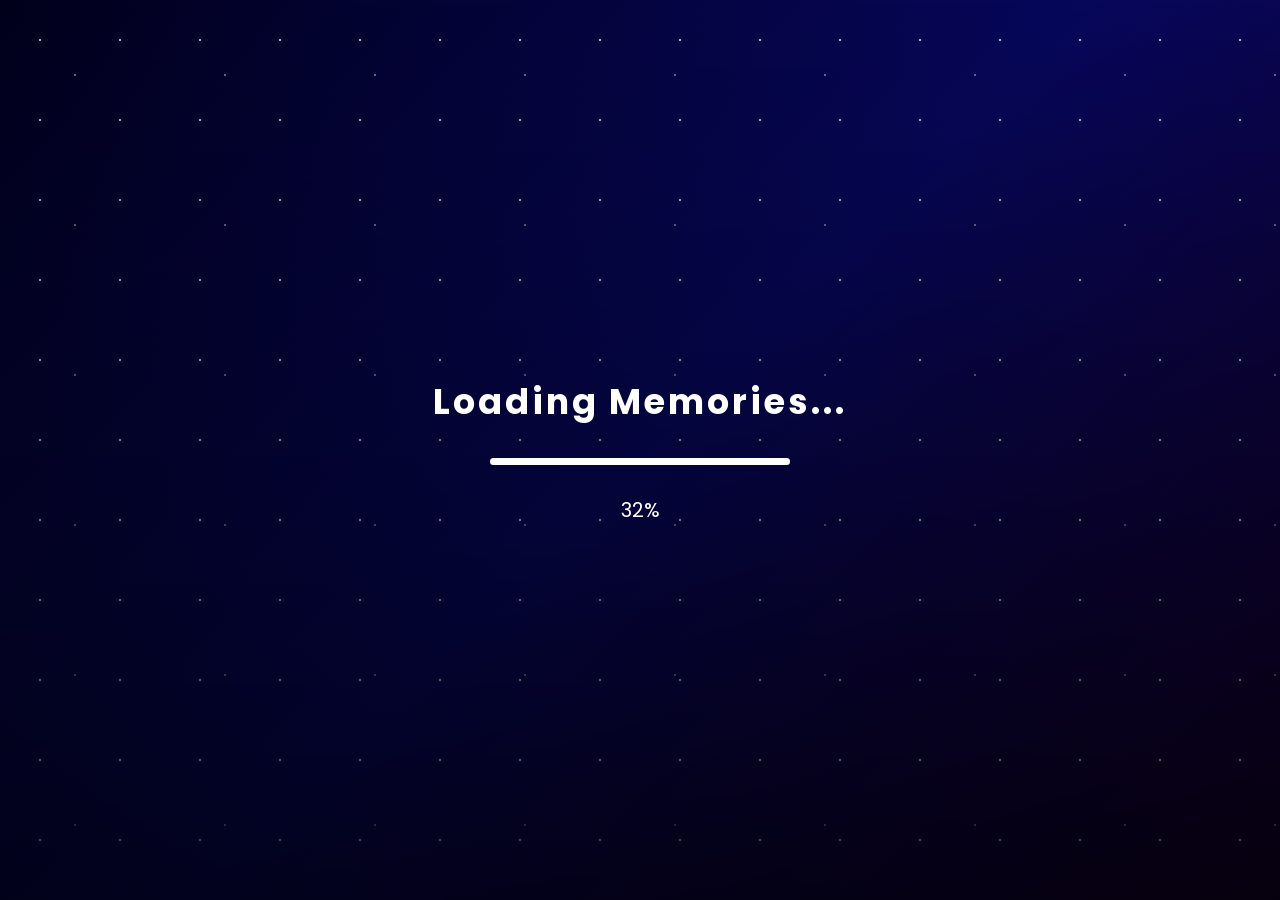
<file: index.html>
<!DOCTYPE html>
<html lang="en">

<head>

<meta charset="UTF-8">
<meta name="viewport" content="width=device-width, initial-scale=1.0">

<title>Our Friendship Story ❤️</title>

<link rel="stylesheet" href="style.css">

<link href="https://fonts.googleapis.com/css2?family=Poppins:wght@300;400;600;700&display=swap" rel="stylesheet">

</head>


<body>


<!-- Background -->

<div class="stars"></div>
<div class="stars2"></div>
<div class="overlay"></div>



<!-- Music -->

<audio id="music" loop>

<source src="music.mp3" type="audio/mp3">

</audio>



<!-- Loading Screen -->

<div id="loading">


<h2>
Loading Memories...
</h2>


<div class="loader">

<div class="line"></div>

</div>


<p id="percent">
0%
</p>


</div>




<!-- Main Story -->


<section id="home" class="hidden">


<div class="intro-card">


<h1 class="title">

Happy Friendship Day ❤️

</h1>



<h2 class="subtitle">

From Standard 6...

<br>

To Third Year...

<br><br>


Three people.

Three personalities.

One unforgettable journey.


</h2>




<p class="intro-text">


A story of laughter,

memories,

dreams,

and a friendship that stayed strong through every chapter.


</p>



<button id="startBtn">

Begin Our Journey →

</button>



</div>


</section>




<script src="script.js"></script>


</body>

</html>
</file>
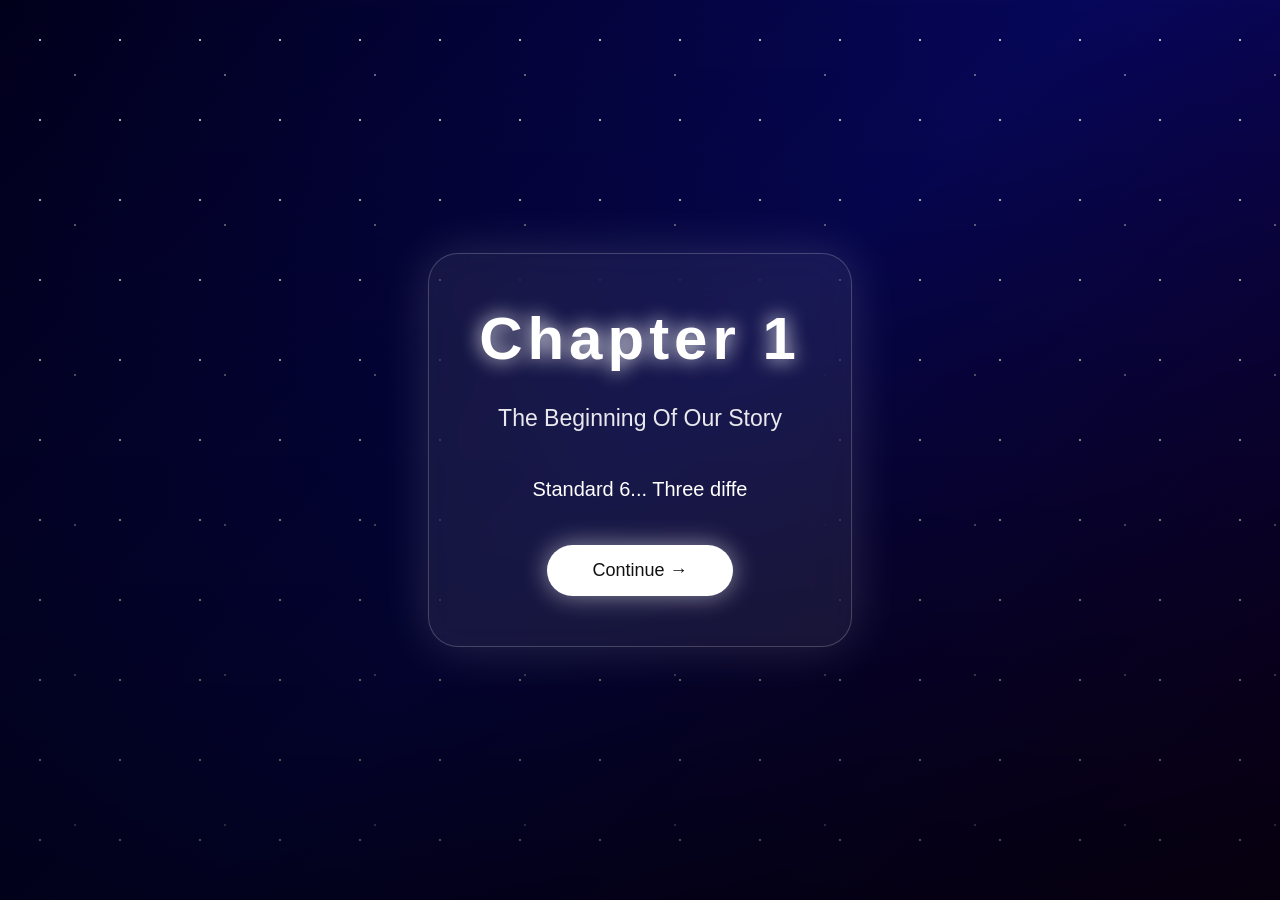
<file: chapter1.html>
<!DOCTYPE html>
<html lang="en">

<head>

<meta charset="UTF-8">
<meta name="viewport" content="width=device-width, initial-scale=1.0">

<title>Chapter 1 - The Beginning</title>

<link rel="stylesheet" href="style.css">

</head>


<body>
    <iframe src="music.html" style="display:none;"></iframe>


<div class="stars"></div>
<div class="stars2"></div>
<div class="overlay"></div>



<!-- Music -->

<audio id="music" loop>

<source src="music.mp3" type="audio/mp3">

</audio>



<div class="container">


<h1 class="title">

Chapter 1

</h1>



<h2 class="subtitle">

The Beginning Of Our Story

</h2>




<p class="story" id="text"></p>



<br><br>



<a href="chapter2.html">

<button>

Continue →

</button>

</a>



</div>





<script>


// Story Text

const story = `

Standard 6...

Three different people.

Three different personalities.

One classroom.

We never knew that a simple meeting would become a friendship filled with laughter, memories, and countless unforgettable moments.

From small conversations to endless memories...

That was the beginning of our trio.

`;




// Typewriter


let index = 0;

const textBox = document.getElementById("text");



function typing(){


if(index < story.length){


textBox.innerHTML += story.charAt(index);


index++;


setTimeout(typing,40);


}


}



typing();





// Continue Music


let music = document.getElementById("music");


let savedTime =
localStorage.getItem("musicTime");



if(savedTime){

music.currentTime =
savedTime;

}




music.volume = 0.4;



music.play().catch(()=>{

console.log("Music waiting for user");

});




setInterval(()=>{


localStorage.setItem(

"musicTime",

music.currentTime

);


},1000);



</script>



</body>

</html>
</file>
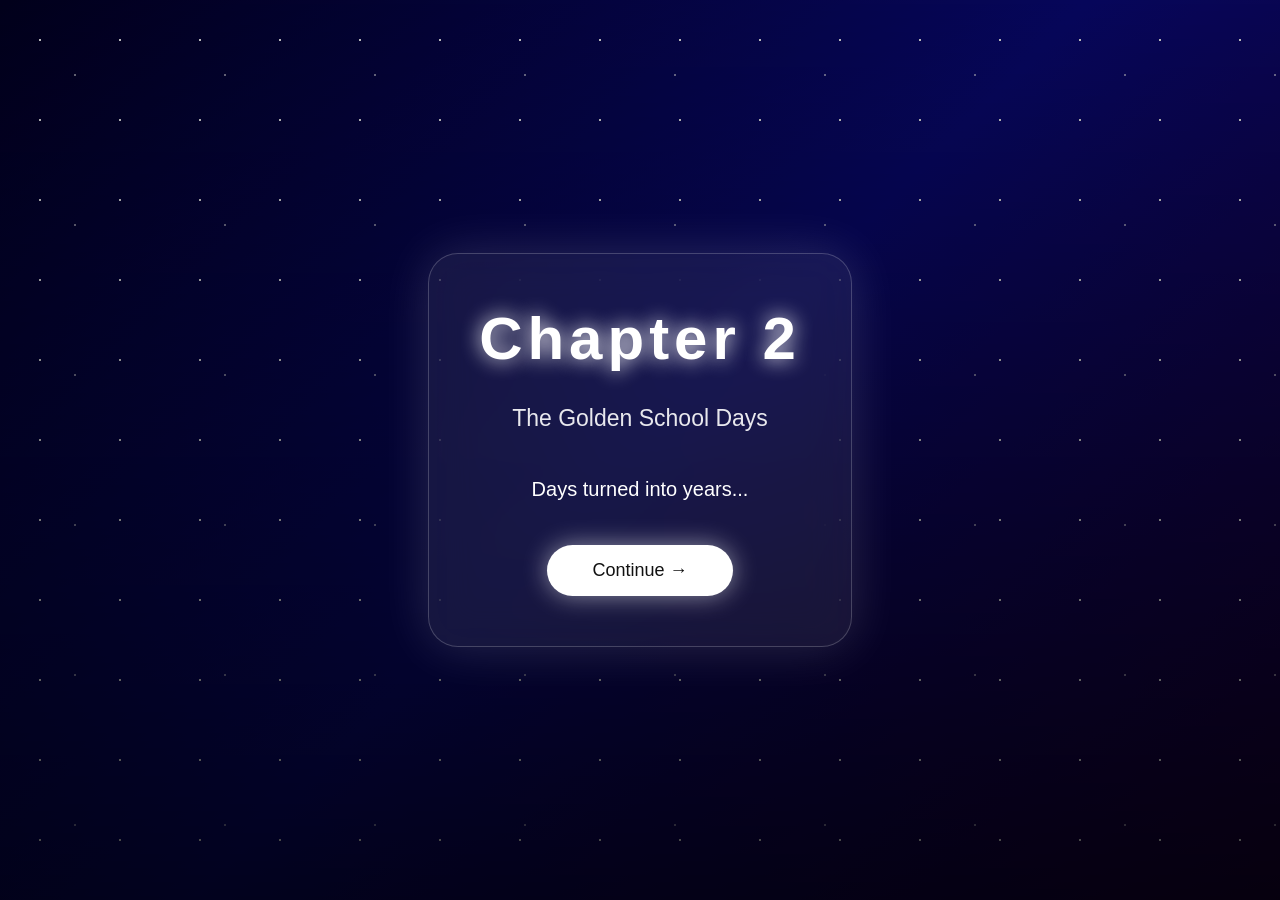
<file: chapter2.html>
<!DOCTYPE html>
<html lang="en">

<head>

<meta charset="UTF-8">
<meta name="viewport" content="width=device-width, initial-scale=1.0">

<title>Chapter 2 - School Memories</title>

<link rel="stylesheet" href="style.css">

</head>


<body>
    <iframe src="music.html" style="display:none;"></iframe>


<div class="stars"></div>
<div class="stars2"></div>
<div class="overlay"></div>



<audio id="music" loop>

<source src="music.mp3" type="audio/mp3">

</audio>



<div class="container">


<h1 class="title">

Chapter 2

</h1>



<h2 class="subtitle">

The Golden School Days

</h2>




<p class="story" id="text"></p>



<br><br>



<a href="chapter3.html">

<button>

Continue →

</button>

</a>



</div>





<script>


const story = `

Days turned into years...

Three seats.

Three smiles.

Three different minds.

From sharing lunch boxes,

laughing during classes,

fighting over silly things,

and creating memories that only we understand.

Those small moments became the biggest memories of our lives.

Every laugh, every secret, every silly fight...

Slowly created a bond that made our trio special.

`;



let index = 0;

let textBox = document.getElementById("text");



function typing(){


if(index < story.length){


textBox.innerHTML += story.charAt(index);


index++;


setTimeout(typing,40);


}


}


typing();





// Continue Music


let music = document.getElementById("music");


let savedTime =
localStorage.getItem("musicTime");



if(savedTime){

music.currentTime =
parseFloat(savedTime);

}



music.volume = 0.4;



music.play().catch(()=>{

console.log("Click required for music");

});




setInterval(()=>{


localStorage.setItem(

"musicTime",

music.currentTime

);


},1000);



</script>


</body>

</html>
</file>
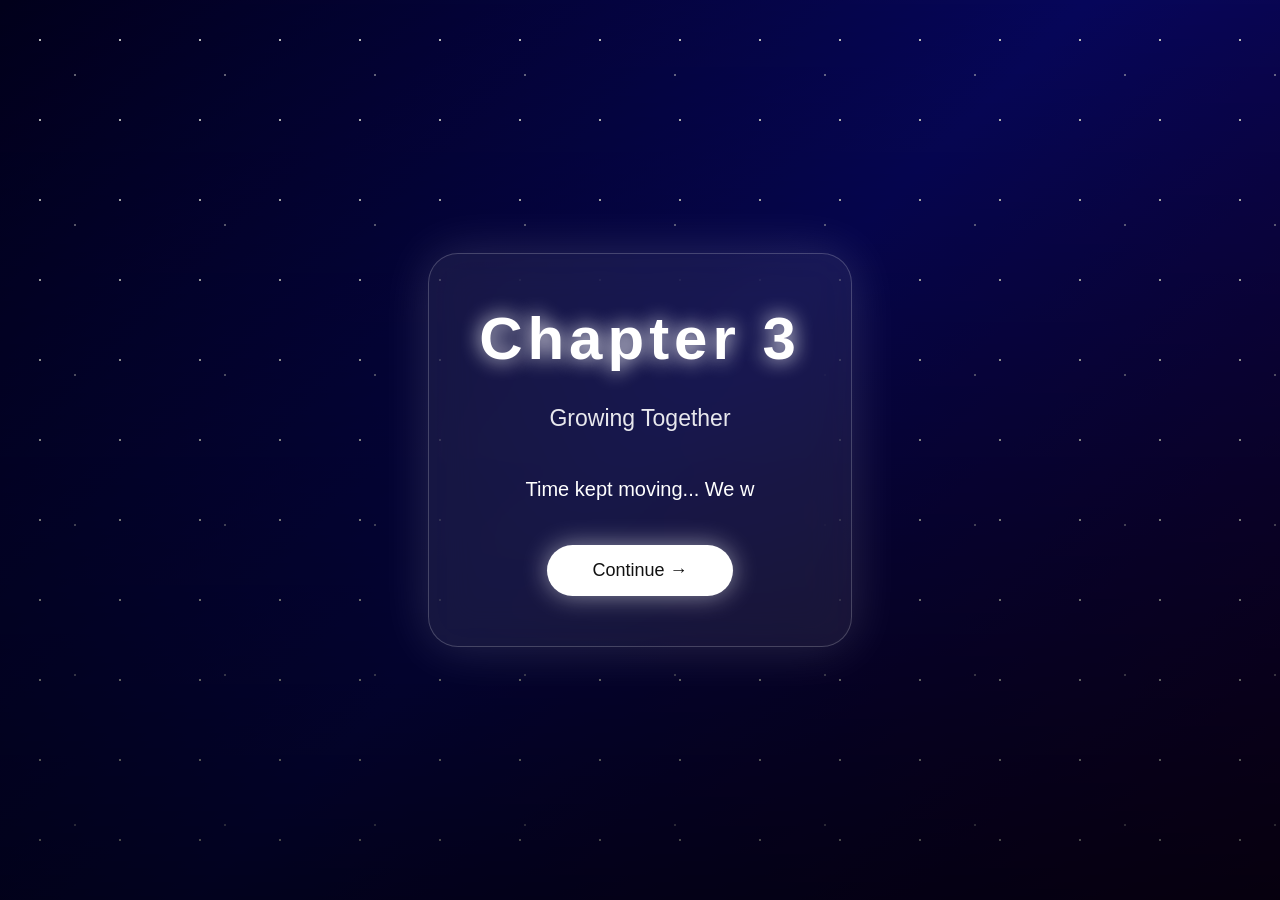
<file: chapter3.html>
<!DOCTYPE html>
<html lang="en">

<head>

<meta charset="UTF-8">
<meta name="viewport" content="width=device-width, initial-scale=1.0">

<title>Chapter 3 - Growing Together</title>

<link rel="stylesheet" href="style.css">

</head>


<body>
    <iframe src="music.html" style="display:none;"></iframe>


<div class="stars"></div>
<div class="stars2"></div>
<div class="overlay"></div>



<audio id="music" loop>

<source src="music.mp3" type="audio/mp3">

</audio>




<div class="container">


<h1 class="title">

Chapter 3

</h1>



<h2 class="subtitle">

Growing Together

</h2>




<p class="story" id="text"></p>



<br><br>



<a href="chapter4.html">

<button>

Continue →

</button>

</a>



</div>






<script>


const story = `

Time kept moving...

We were no longer the same kids

who met in Standard 6.

We started discovering ourselves.

Our dreams.

Our goals.

Our future.

Three different journeys...

Three different personalities...

But one strong bond.

We celebrated each other's victories,

stood together during difficult times,

and learned that true friendship

is not about being together every day...

It is about knowing

someone will always be there.

`;



let index = 0;

let textBox = document.getElementById("text");



function typing(){


if(index < story.length){


textBox.innerHTML += story.charAt(index);


index++;


setTimeout(typing,40);


}


}



typing();






// Music Continue


let music = document.getElementById("music");


let savedTime =
localStorage.getItem("musicTime");



if(savedTime){

music.currentTime =
parseFloat(savedTime);

}



music.volume = 0.4;



music.play().catch(()=>{

console.log("Music waiting for permission");

});





setInterval(()=>{


localStorage.setItem(

"musicTime",

music.currentTime

);


},1000);



</script>


</body>

</html>
</file>
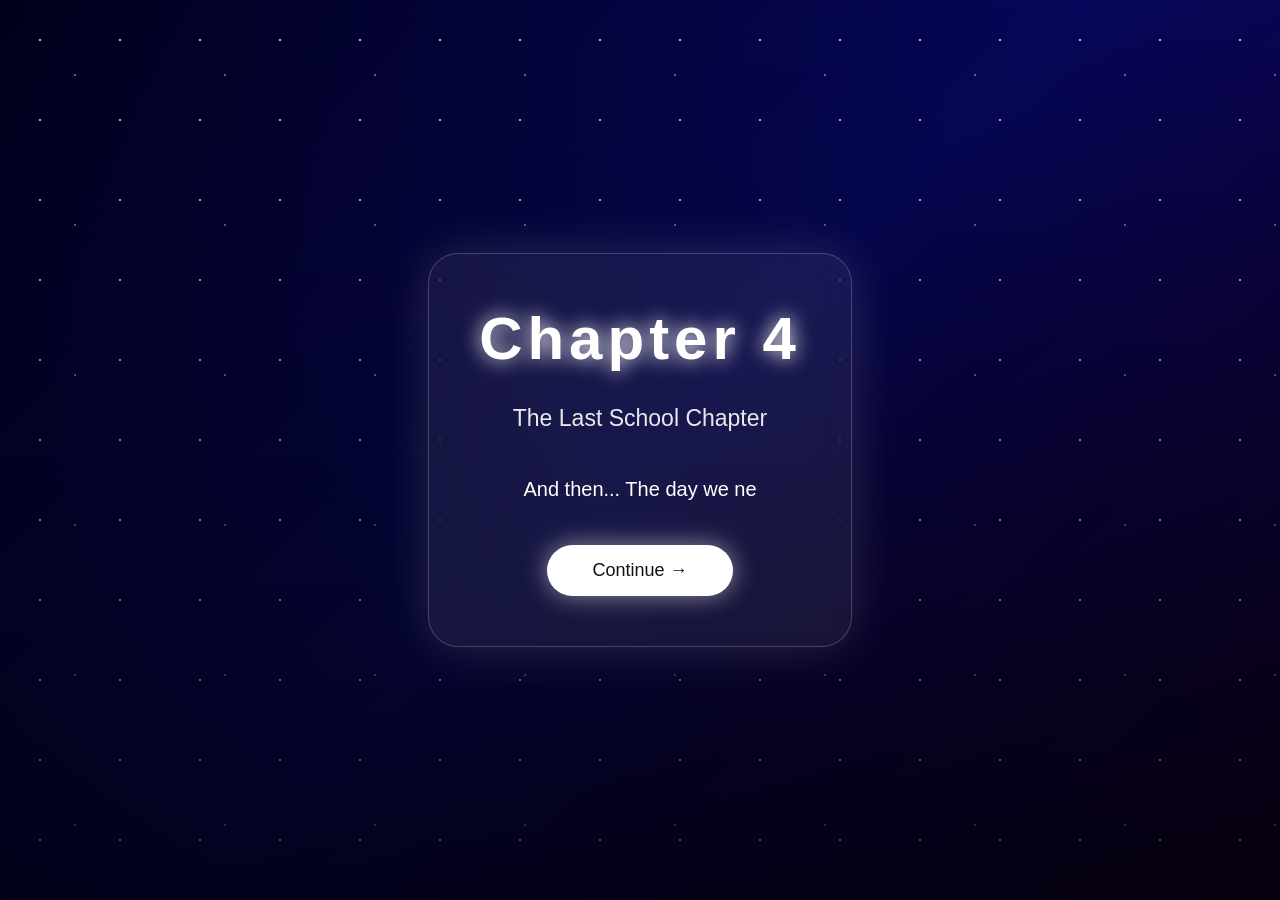
<file: chapter4.html>
<!DOCTYPE html>
<html lang="en">

<head>

<meta charset="UTF-8">
<meta name="viewport" content="width=device-width, initial-scale=1.0">

<title>Chapter 4 - The Farewell</title>

<link rel="stylesheet" href="style.css">

</head>


<body>
    <iframe src="music.html" style="display:none;"></iframe>


<div class="stars"></div>
<div class="stars2"></div>
<div class="overlay"></div>



<audio id="music" loop>

<source src="music.mp3" type="audio/mp3">

</audio>




<div class="container">


<h1 class="title">

Chapter 4

</h1>



<h2 class="subtitle">

The Last School Chapter

</h2>




<p class="story" id="text"></p>



<br><br>



<a href="chapter5.html">

<button>

Continue →

</button>

</a>



</div>






<script>


const story = `

And then...

The day we never wanted arrived.

The last classroom.

The last school bell.

The last walk through those corridors.

We knew life was changing.

New places.

New people.

New dreams.

Maybe we would not sit together

every day anymore...

But the memories we created

would always stay with us.

Because some friendships

don't end with a goodbye...

They begin a new chapter.

`;



let index = 0;

let textBox = document.getElementById("text");



function typing(){


if(index < story.length){


textBox.innerHTML += story.charAt(index);


index++;


setTimeout(typing,40);


}


}



typing();






// Music Continue


let music = document.getElementById("music");


let savedTime =
localStorage.getItem("musicTime");



if(savedTime){

music.currentTime =
parseFloat(savedTime);

}



music.volume = 0.4;



music.play().catch(()=>{

console.log("Music waiting for permission");

});





setInterval(()=>{


localStorage.setItem(

"musicTime",

music.currentTime

);


},1000);



</script>


</body>

</html>
</file>
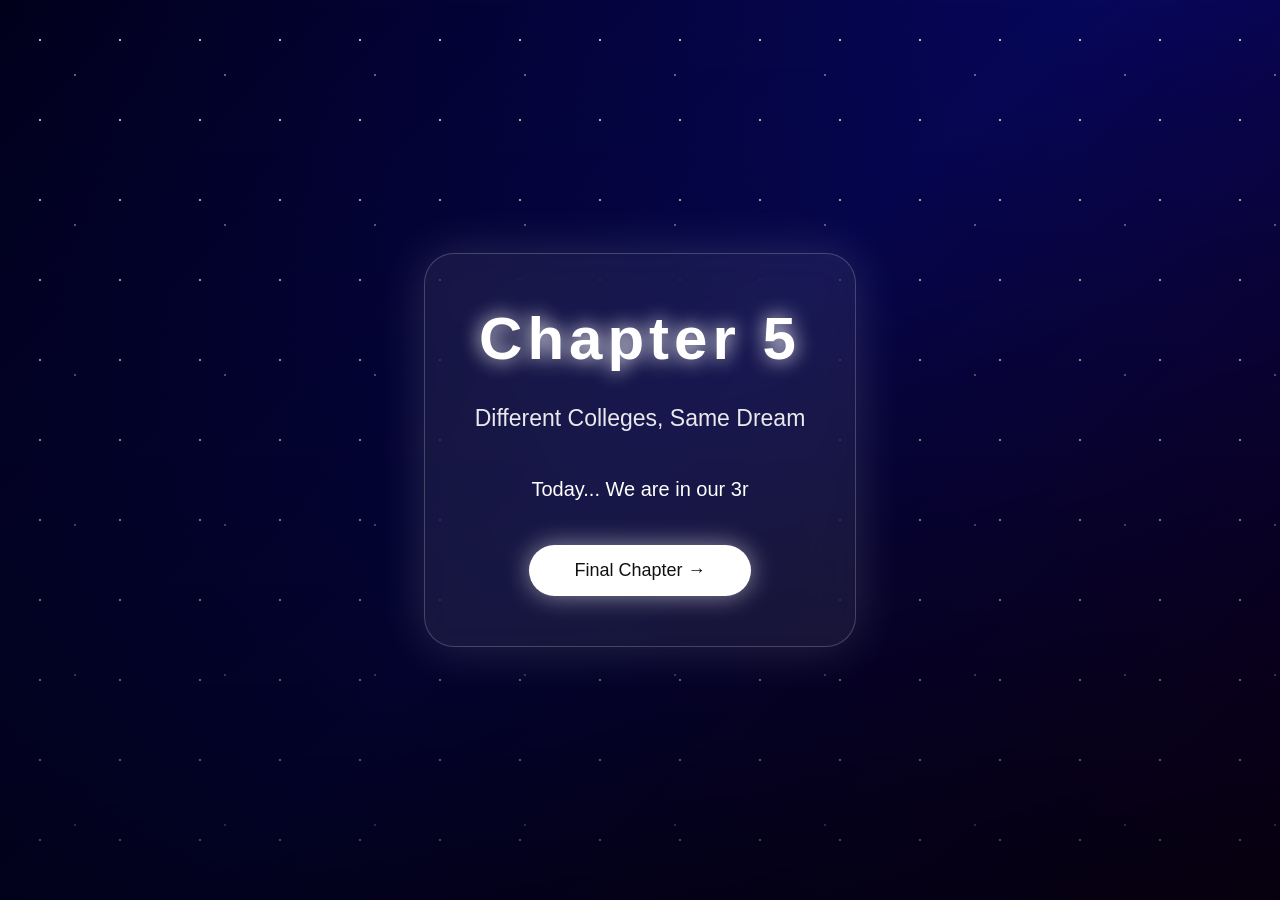
<file: chapter5.html>
<!DOCTYPE html>
<html lang="en">

<head>

<meta charset="UTF-8">
<meta name="viewport" content="width=device-width, initial-scale=1.0">

<title>Chapter 5 - Different Paths</title>

<link rel="stylesheet" href="style.css">

</head>


<body>
    <iframe src="music.html" style="display:none;"></iframe>


<div class="stars"></div>
<div class="stars2"></div>
<div class="overlay"></div>



<audio id="music" loop>

<source src="music.mp3" type="audio/mp3">

</audio>




<div class="container">


<h1 class="title">

Chapter 5

</h1>



<h2 class="subtitle">

Different Colleges, Same Dream

</h2>




<p class="story" id="text"></p>



<br><br>



<a href="chapter6.html">

<button>

Final Chapter →

</button>

</a>



</div>






<script>


const story = `

Today...

We are in our 3rd year.

Three friends.

Three different colleges.

Different classrooms.

Different schedules.

Different challenges.

But still connected by

the same memories

and the same friendship.

We are following our dreams,

building our careers,

and creating our own stories.

The journey changed...

but our trio never did.

Because real friendships

don't need daily meetings.

They only need a special place

in the heart.

`;



let index = 0;

let textBox = document.getElementById("text");



function typing(){


if(index < story.length){


textBox.innerHTML += story.charAt(index);


index++;


setTimeout(typing,40);


}


}



typing();






// Music Continue


let music = document.getElementById("music");


let savedTime =
localStorage.getItem("musicTime");



if(savedTime){

music.currentTime =
parseFloat(savedTime);

}



music.volume = 0.4;



music.play().catch(()=>{

console.log("Music waiting for permission");

});





setInterval(()=>{


localStorage.setItem(

"musicTime",

music.currentTime

);


},1000);



</script>


</body>

</html>
</file>
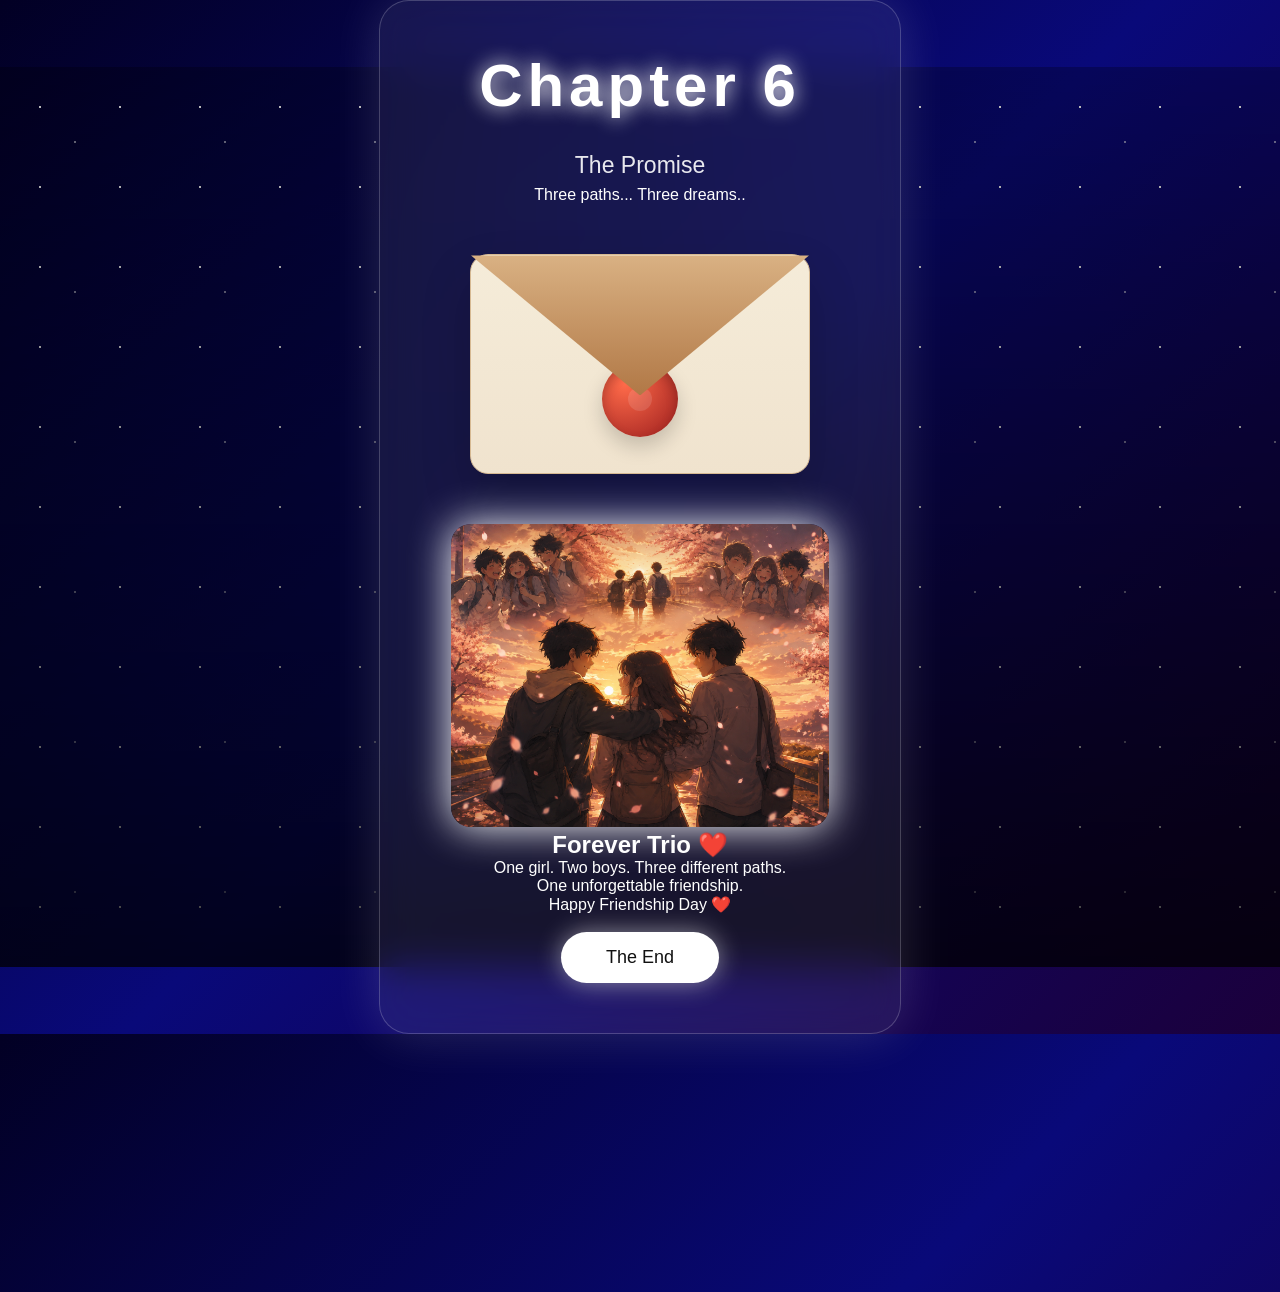
<file: chapter6.html>
<!DOCTYPE html>
<html lang="en">

<head>

<meta charset="UTF-8">
<meta name="viewport" content="width=device-width, initial-scale=1.0">

<title>Chapter 6 - Forever Friends</title>

<link rel="stylesheet" href="style.css">

</head>


<body>
    <iframe src="music.html" style="display:none;"></iframe>

<div class="stars"></div>
<div class="stars2"></div>
<div class="overlay"></div>



<!-- Sakura -->

<div class="sakura" style="left:10%;animation-duration:8s;">🌸</div>
<div class="sakura" style="left:25%;animation-duration:10s;">🌸</div>
<div class="sakura" style="left:45%;animation-duration:7s;">🌸</div>
<div class="sakura" style="left:65%;animation-duration:11s;">🌸</div>
<div class="sakura" style="left:85%;animation-duration:9s;">🌸</div>




<audio id="music" loop>

<source src="music.mp3" type="audio/mp3">

</audio>




<div class="container">


<h1 class="title">

Chapter 6

</h1>



<h2 class="subtitle">

The Promise

</h2>




<p class="final-text" id="text"></p>




<!-- Vintage Letter -->

<div class="envelope" onclick="openLetter()">
  <div class="flap"></div>
  <div class="seal"></div>
  <div class="letter">
    <h2>Dear Govind & Harsh ❤️</h2>
    <p>
      From Standard 6 to Third Year...<br><br>
      Who knew three different people would create a bond full of laughter, memories and endless moments.<br><br>
      Thank you for every crazy moment, every fight, every laugh, and every memory.<br><br>
      No matter where life takes us, our trio will always remain special.<br><br>
      Forever Friends 🌸
    </p>
  </div>
</div>





<!-- Anime Ending Image -->


<div class="anime-friends">


<img src="friends-anime.png" alt="Forever Trio">


<h2>
Forever Trio ❤️
</h2>


<p>

One girl.

Two boys.

Three different paths.

<br>

One unforgettable friendship.

</p>


</div>





<div class="end-title">

Happy Friendship Day ❤️

</div>



<br>


<button onclick="finish()">

The End

</button>



</div>







<script>


// Final Story


const story = `

Three paths...

Three dreams...

One friendship.

Like characters walking through different journeys,

we are creating our own stories.

Life may take us to different places.

New challenges.

New experiences.

But the memories we created together

will always remain our strongest bond.

From Standard 6...

to Third Year...

This is not the end.

This is just another chapter

of our forever story.

`;



let index = 0;

let textBox =
document.getElementById("text");



function typing(){


if(index < story.length){


textBox.innerHTML += story.charAt(index);


index++;


setTimeout(typing,40);


}


}


typing();





// Open Letter


function openLetter(){


document
.querySelector(".envelope")
.classList.add("open");


}






// Music Restore


let music =
document.getElementById("music");


let savedTime =
localStorage.getItem("musicTime");



if(savedTime){

music.currentTime =
parseFloat(savedTime);

}



music.volume = 0.4;



music.play().catch(()=>{

console.log("Music waiting");

});





// Ending


function finish(){


music.volume = 0.2;


setTimeout(()=>{

music.pause();


},3000);



document.body.style.transition="2s";

document.body.style.opacity="0";



setTimeout(()=>{


alert(
"From Standard 6 to Third Year ❤️\n\nForever Trio"
);



},2000);


}



</script>



</body>

</html>
</file>
<file: style.css>
*{
    margin:0;
    padding:0;
    box-sizing:border-box;
    font-family:'Poppins',sans-serif;
}


body{

    min-height:100vh;
    overflow-x:hidden;

    background:
    linear-gradient(135deg,#020024,#090979,#1b003b);

    color:white;

    display:flex;
    justify-content:center;
    align-items:center;

    transition:1.5s;

}



/* Galaxy Background */


.stars,
.stars2{

    position:fixed;
    width:100%;
    height:100%;
    background-repeat:repeat;
    z-index:-3;

}



.stars{

background-image:
radial-gradient(white 1px,transparent 1px);

background-size:80px 80px;

animation:
moveStars 50s linear infinite;

}



.stars2{

background-image:
radial-gradient(#ffffff88 1px,transparent 1px);

background-size:150px 150px;

animation:
moveStars 90s linear infinite;

}



@keyframes moveStars{

from{

transform:translateY(0);

}

to{

transform:translateY(-500px);

}

}




.overlay{

position:fixed;

height:100%;
width:100%;

background:
linear-gradient(
rgba(0,0,0,.25),
rgba(0,0,0,.75)
);

z-index:-2;

}





/* Loading */


#loading{

position:absolute;

text-align:center;

animation:fadeIn 2s;

}



#loading h2{

font-size:35px;

letter-spacing:3px;

}



.loader{

width:300px;

height:7px;

background:#ffffff30;

border-radius:20px;

margin:30px auto;

overflow:hidden;

}



.line{

height:100%;

background:white;

box-shadow:
0 0 20px white;

animation:
load 4s forwards;

}



@keyframes load{

from{

width:0%;

}

to{

width:100%;

}

}





#percent{

font-size:20px;

}





.hidden{

display:none;

}





/* Main Glass Card */


#home,
.container,
.intro-card{


max-width:900px;

text-align:center;

padding:50px;


background:

rgba(255,255,255,.08);


backdrop-filter:
blur(20px);


border-radius:30px;


border:

1px solid rgba(255,255,255,.2);


box-shadow:

0 0 50px rgba(255,255,255,.15);


animation:

appear 2s ease;


}



@keyframes appear{


from{

opacity:0;

transform:
translateY(50px);

}


to{

opacity:1;

transform:
translateY(0);

}


}





.title{


font-size:60px;

font-weight:700;

letter-spacing:5px;


text-shadow:

0 0 20px white;


margin-bottom:25px;


}



.subtitle{

font-size:23px;

line-height:1.8;

font-weight:300;

opacity:.9;

}



.intro-text{

margin:25px 0;

font-size:18px;

line-height:1.8;

}




/* Chapter Story */


.story{

font-size:20px;

line-height:2;

margin-top:30px;

}



.story h2{

color:#ffd369;

}





/* Buttons */


button{


padding:15px 45px;


border:none;


border-radius:50px;


font-size:18px;


cursor:pointer;


background:white;


color:#111;


transition:.4s;


box-shadow:

0 0 25px rgba(255,255,255,.5);


}



button:hover{


transform:scale(1.1);


box-shadow:

0 0 40px white;


}




/* Shooting Star */


body::before{


content:"";


position:fixed;


width:3px;


height:100px;


background:white;


top:-100px;


right:20%;


animation:

shoot 6s infinite;


}



@keyframes shoot{


from{

transform:
translateY(0)
rotate(45deg);

}


to{

transform:
translateY(900px)
rotate(45deg);

}


}





/* Sakura */


.sakura{


position:fixed;

top:-30px;

font-size:25px;

animation:
fall 10s linear infinite;


}



@keyframes fall{


from{

transform:
translateY(-10vh)
rotate(0deg);

}


to{

transform:
translateY(110vh)
rotate(360deg);

}


}





/* Vintage Letter */

.envelope {
  position: relative;
  width: 340px;
  height: 220px;
  margin: 50px auto;
  background: linear-gradient(180deg, #f5ecd9 0%, #f0e3ce 100%);
  border: 1px solid #d6b992;
  border-radius: 18px;
  cursor: pointer;
  box-shadow: 0 24px 50px rgba(0, 0, 0, 0.2);
  overflow: visible;
}

.flap {
  position: absolute;
  top: 0;
  left: 0;
  width: 100%;
  height: 140px;
  background: linear-gradient(180deg, #d9b183 0%, #b17846 100%);
  clip-path: polygon(0 0, 100% 0, 50% 100%);
  transform-origin: top;
  transform-style: preserve-3d;
  backface-visibility: hidden;
  transition: transform 0.8s ease;
  z-index: 5;
}

.seal {
  position: absolute;
  left: 50%;
  bottom: 36px;
  transform: translateX(-50%);
  width: 76px;
  height: 76px;
  background: radial-gradient(circle at 30% 30%, #ff6b4a, #9b1d1d);
  border-radius: 50%;
  box-shadow: inset 0 6px 12px rgba(0, 0, 0, 0.2), 0 10px 20px rgba(0, 0, 0, 0.18);
  z-index: 4;
}

.seal::before {
  content: '';
  position: absolute;
  left: 50%;
  top: 50%;
  width: 24px;
  height: 24px;
  background: rgba(255, 255, 255, 0.12);
  border-radius: 50%;
  transform: translate(-50%, -50%);
}

.letter {
  position: absolute;
  left: 50%;
  top: 160px;
  width: 280px;
  min-height: 260px;
  padding: 28px;
  background: radial-gradient(circle at 20% 20%, #fff9eb 0%, #f4e0b8 35%, #e0c58a 100%);
  color: #3f2f1d;
  border: 1px solid rgba(156, 111, 61, 0.45);
  border-radius: 18px;
  box-shadow: 0 30px 60px rgba(0, 0, 0, 0.22);
  opacity: 0;
  transform: translate(-50%, 80px);
  transition: transform 1s cubic-bezier(0.22, 1, 0.36, 1), opacity 0.9s ease;
  z-index: 6;
  overflow: hidden;
  font-family: 'Segoe Script', 'Lucida Handwriting', cursive, Georgia, serif;
  letter-spacing: 0.02em;
}

.letter::before,
.letter::after {
  content: '';
  position: absolute;
  left: 0;
  width: 100%;
  height: 22px;
  background: linear-gradient(180deg, transparent 0%, rgba(0, 0, 0, 0.05) 30%, rgba(255, 255, 255, 0.55) 52%, transparent 100%);
  pointer-events: none;
}

.letter::before {
  top: 0;
  border-top-left-radius: 14px;
  border-top-right-radius: 14px;
}

.letter::after {
  bottom: 0;
  border-bottom-left-radius: 14px;
  border-bottom-right-radius: 14px;
}

.letter h2 {
  margin: 0 0 14px;
  font-size: 22px;
  letter-spacing: 0.1em;
  font-weight: 600;
}

.letter p {
  margin: 0;
  line-height: 1.95;
  font-size: 15px;
  white-space: pre-wrap;
}

.envelope.open .flap {
  transform: rotateX(-180deg);
}

.envelope.open .letter {
  opacity: 1;
  transform: translate(-50%, -330px);
}





/* Anime Ending Image */


.anime-friends img{


width:420px;

max-width:90%;

border-radius:20px;


box-shadow:

0 0 40px white;


animation:

appear 3s;


}





.music-btn{


position:fixed;

bottom:30px;

right:30px;

width:55px;

height:55px;

border-radius:50%;

padding:0;

}





@media(max-width:700px){


.title{

font-size:35px;

}


.subtitle{

font-size:17px;

}


.container,
#home{

margin:20px;

padding:30px;

}


.story{

font-size:16px;

}


button{

font-size:15px;

padding:12px 30px;

}


}
</file>
